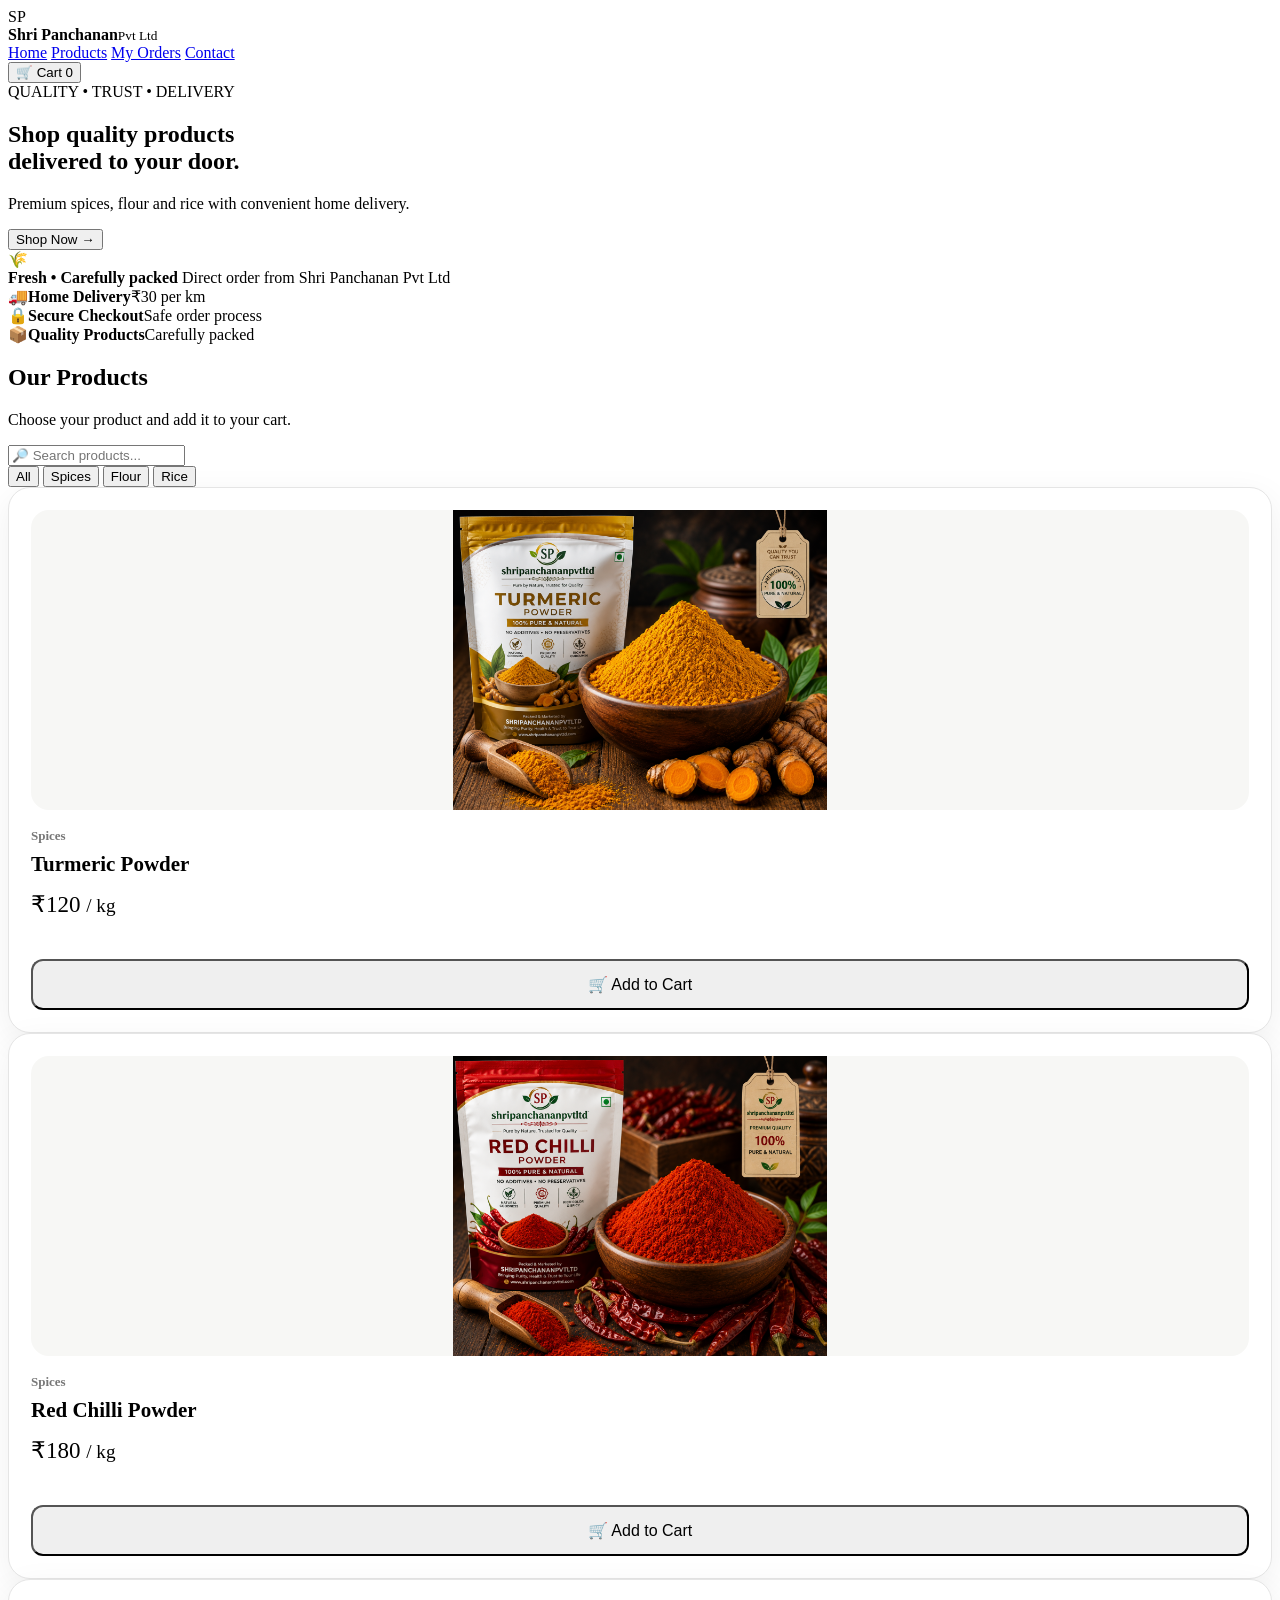
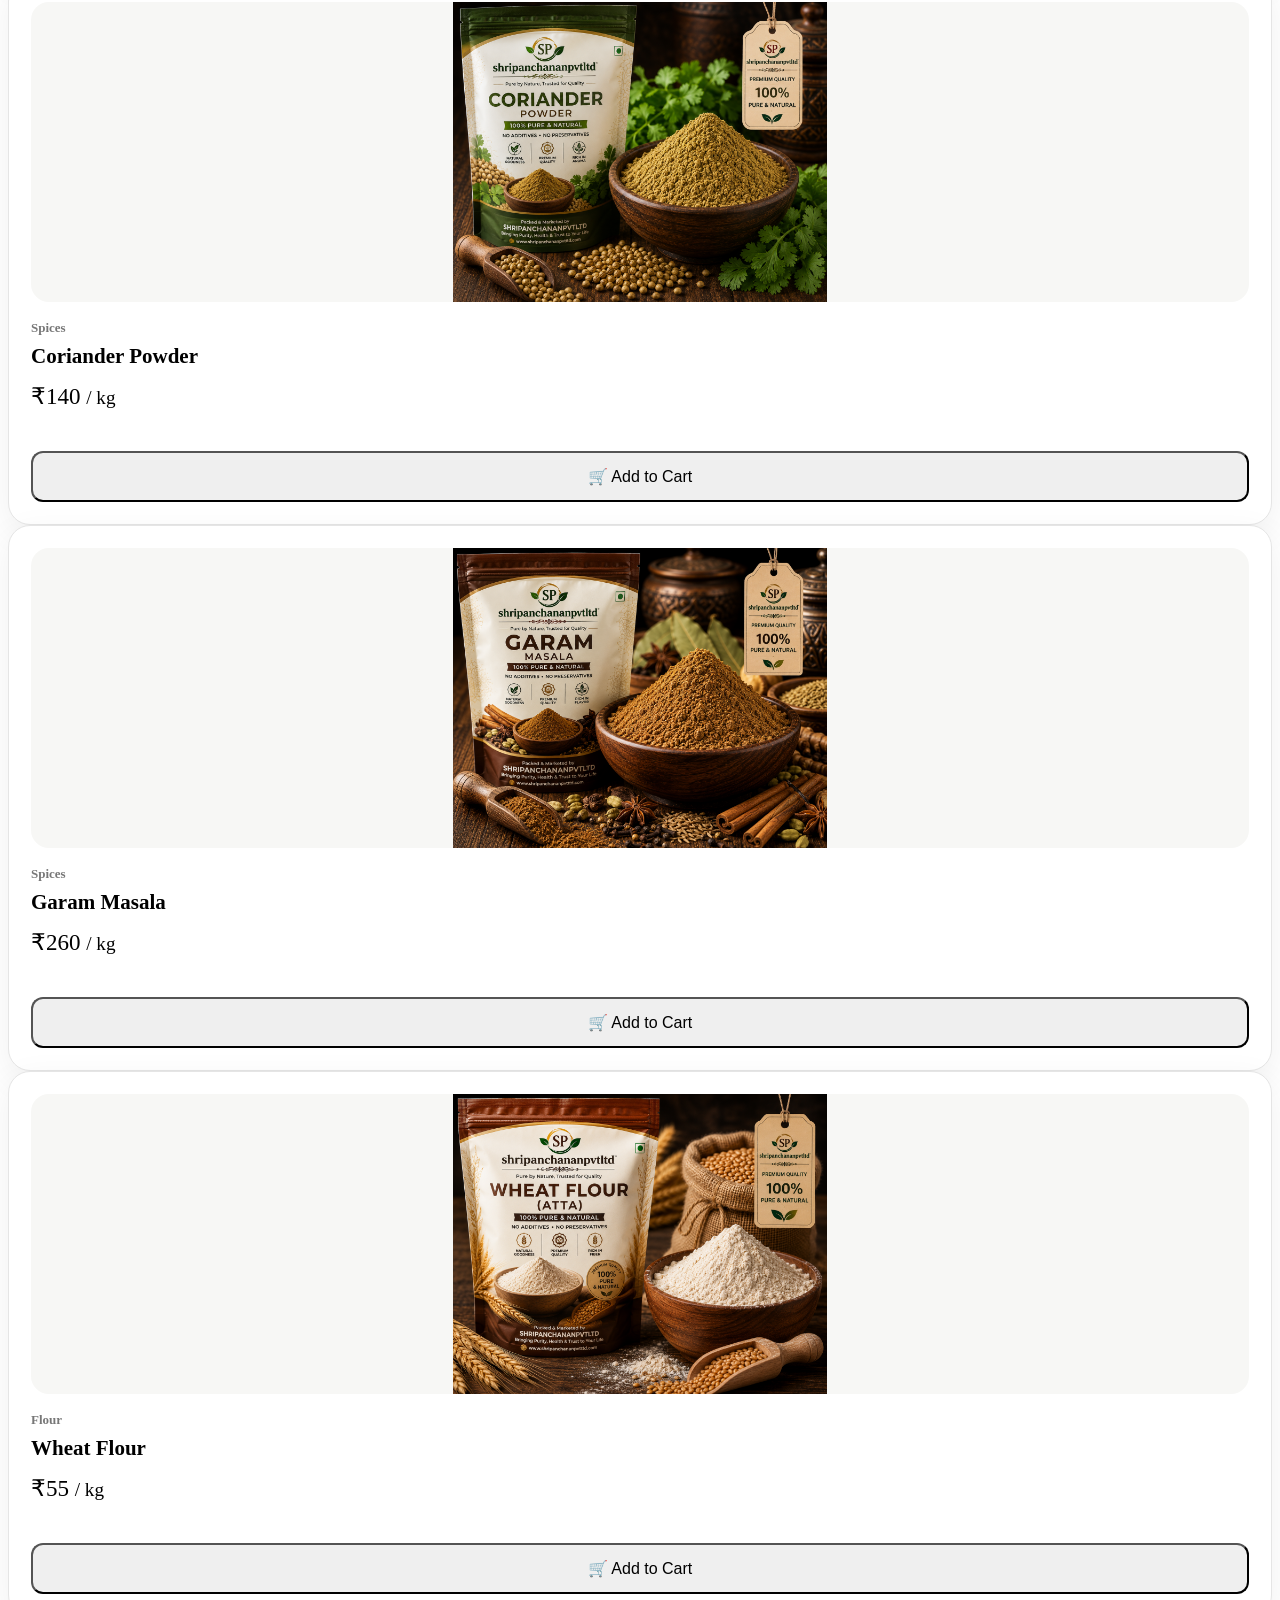
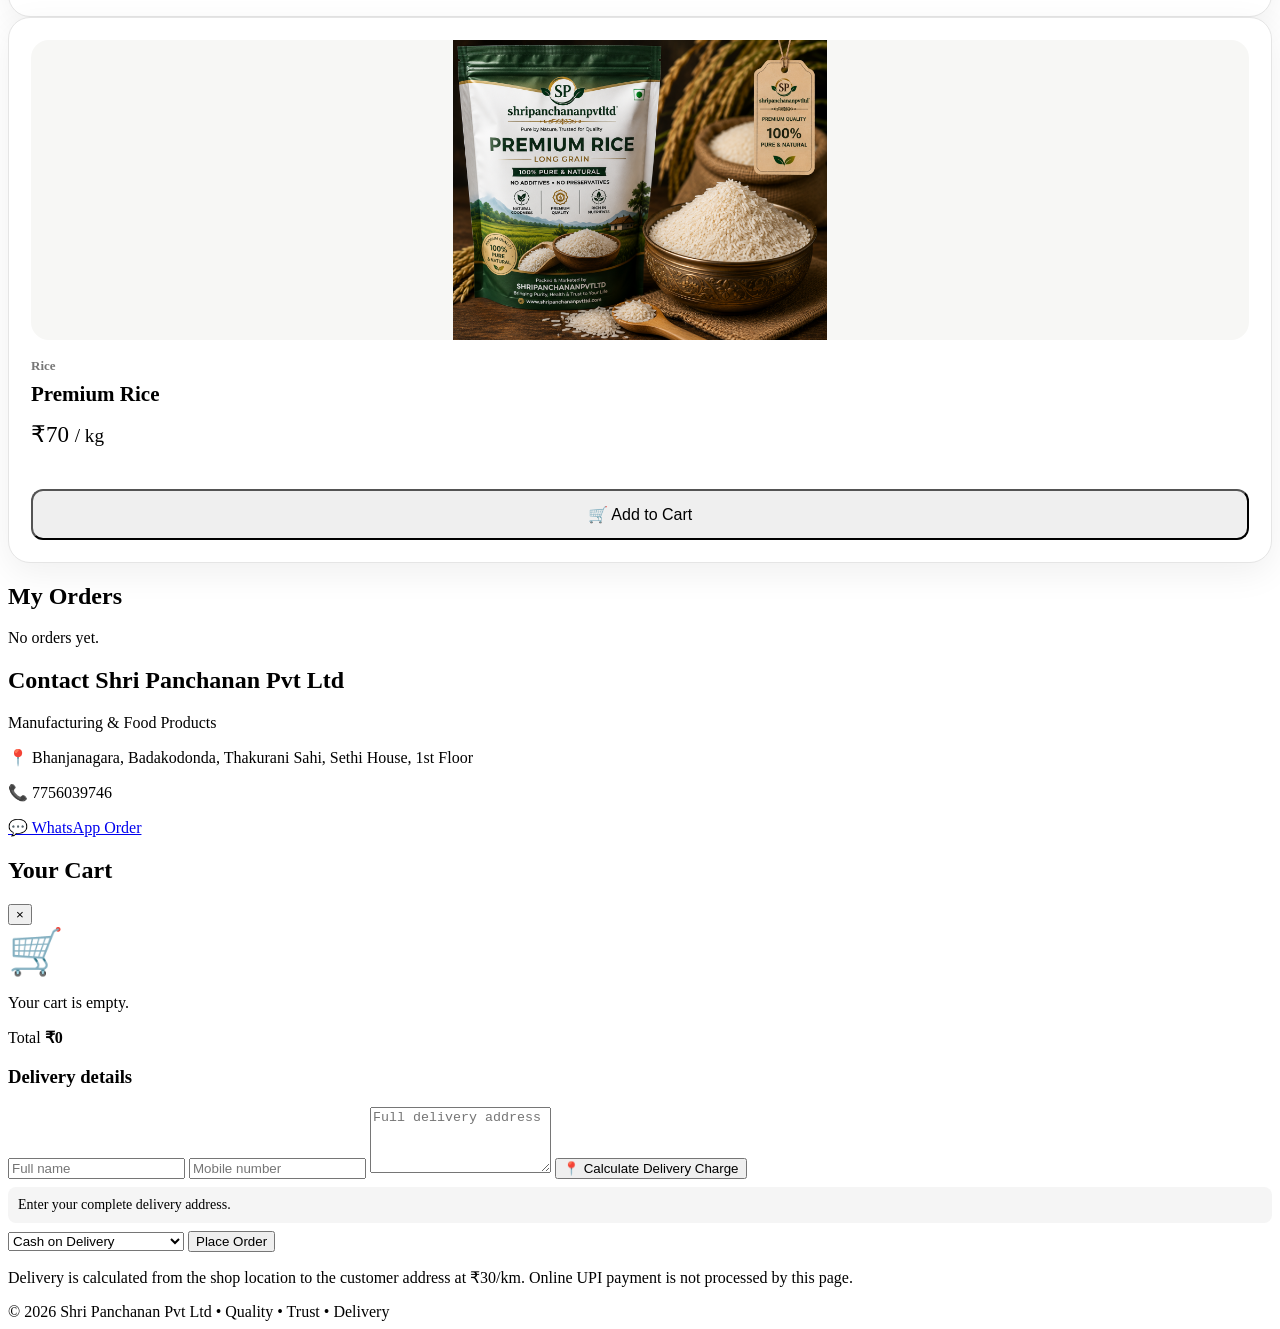
<file: index.html>
<!doctype html>
<html lang="en">
<head>
<meta charset="utf-8">
<meta name="viewport" content="width=device-width,initial-scale=1">
<title>Shri Panchanan Pvt Ltd | V5</title>
<meta name="description" content="Shri Panchanan Pvt Ltd - Spices, flour and rice.">
<meta name="theme-color" content="#111111">
<link rel="manifest" href="manifest.json">
<link rel="apple-touch-icon" href="icon-192.png">
<link rel="stylesheet" href="style.css">
</head>
<body>

<header class="top">
  <div class="brand"><span class="logo">SP</span><div><b>Shri Panchanan</b><small>Pvt Ltd</small></div></div>
  <nav>
    <a href="#home">Home</a>
    <a href="#products">Products</a>
    <a href="#orders">My Orders</a>
    <a href="#contact">Contact</a>
  </nav>
  <button class="cartBtn" onclick="openCart()">🛒 Cart <span id="cartCount">0</span></button>
</header>

<main>
<section id="home" class="hero">
  <div>
    <span class="pill">QUALITY • TRUST • DELIVERY</span>
    <h1>Shop quality products<br>delivered to your door.</h1>
    <p>Premium spices, flour and rice with convenient home delivery.</p>
    <button class="primary" onclick="document.querySelector('#products').scrollIntoView({behavior:'smooth'})">Shop Now →</button>
    <button id="installBtn" class="primary" style="display:none;margin-top:10px">📲 Install App</button>
  </div>
  <div class="heroCard">
    <div class="heroEmoji">🌾</div>
    <b>Fresh • Carefully packed</b>
    <span>Direct order from Shri Panchanan Pvt Ltd</span>
  </div>
</section>

<section class="features">
  <div>🚚<b>Home Delivery</b><span>₹30 per km</span></div>
  <div>🔒<b>Secure Checkout</b><span>Safe order process</span></div>
  <div>📦<b>Quality Products</b><span>Carefully packed</span></div>
</section>

<section id="products" class="section">
  <h2>Our Products</h2>
  <p class="muted">Choose your product and add it to your cart.</p>
  <div class="tools">
    <input id="search" placeholder="🔎 Search products...">
    <div class="chips">
      <button class="active" onclick="setCat('All',this)">All</button>
      <button onclick="setCat('Spices',this)">Spices</button>
      <button onclick="setCat('Flour',this)">Flour</button>
      <button onclick="setCat('Rice',this)">Rice</button>
    </div>
  </div>
  <div id="productGrid" class="grid"></div>
</section>

<section id="orders" class="section">
  <h2>My Orders</h2>
  <div id="ordersBox" class="ordersBox">No orders yet.</div>
</section>

<section id="contact" class="section contact">
  <h2>Contact Shri Panchanan Pvt Ltd</h2>
  <p>Manufacturing & Food Products</p>
  <p>📍 Bhanjanagara, Badakodonda, Thakurani Sahi, Sethi House, 1st Floor</p>
  <p>📞 7756039746</p>
  <a class="wa" href="https://wa.me/917756039746" target="_blank" rel="noopener">💬 WhatsApp Order</a>
</section>
</main>

<div id="overlay" class="overlay" onclick="closeCart()"></div>

<aside id="cart" class="cart">
  <div class="cartHead">
    <h2>Your Cart</h2>
    <button onclick="closeCart()">×</button>
  </div>

  <div id="cartItems"></div>

  <div class="total">
    <span>Total</span>
    <b id="cartTotal">₹0</b>
  </div>

  <div class="checkout">
    <h3>Delivery details</h3>
    <input id="name" placeholder="Full name">
    <input id="phone" type="tel" pattern="[6-9]\d{9}" placeholder="Mobile number" required>
    <textarea id="address" placeholder="Full delivery address" rows="4"></textarea>

    <button type="button" class="primary full" onclick="calculateDelivery()">
      📍 Calculate Delivery Charge
    </button>

    <div id="deliveryStatus" style="margin:8px 0;padding:10px;border-radius:8px;background:#f5f5f5;font-size:14px">
      Enter your complete delivery address.
    </div>

    <select id="payment">
      <option>Cash on Delivery</option>
      <option>UPI (payment preference)</option>
    </select>

    <button class="primary full" onclick="placeOrder()">Place Order</button>
    <p class="tiny">Delivery is calculated from the shop location to the customer address at ₹30/km. Online UPI payment is not processed by this page.</p>
  </div>
</aside>

<footer>© 2026 Shri Panchanan Pvt Ltd • Quality • Trust • Delivery</footer>

<script src="script.js"></script>

<script>
let deferredPrompt = null;

window.addEventListener("beforeinstallprompt", (e) => {
  e.preventDefault();
  deferredPrompt = e;
  const btn = document.getElementById("installBtn");
  if (btn) {
    btn.style.display = "inline-block";
    btn.onclick = async () => {
      if (!deferredPrompt) return;
      deferredPrompt.prompt();
      await deferredPrompt.userChoice;
      deferredPrompt = null;
      btn.style.display = "none";
    };
  }
});

window.addEventListener("appinstalled", () => {
  const btn = document.getElementById("installBtn");
  if (btn) btn.style.display = "none";
});

if ("serviceWorker" in navigator) {
  window.addEventListener("load", () => {
    navigator.serviceWorker.register("./sw.js").catch(console.error);
  });
}
</script>

</body>
</html>
</file>
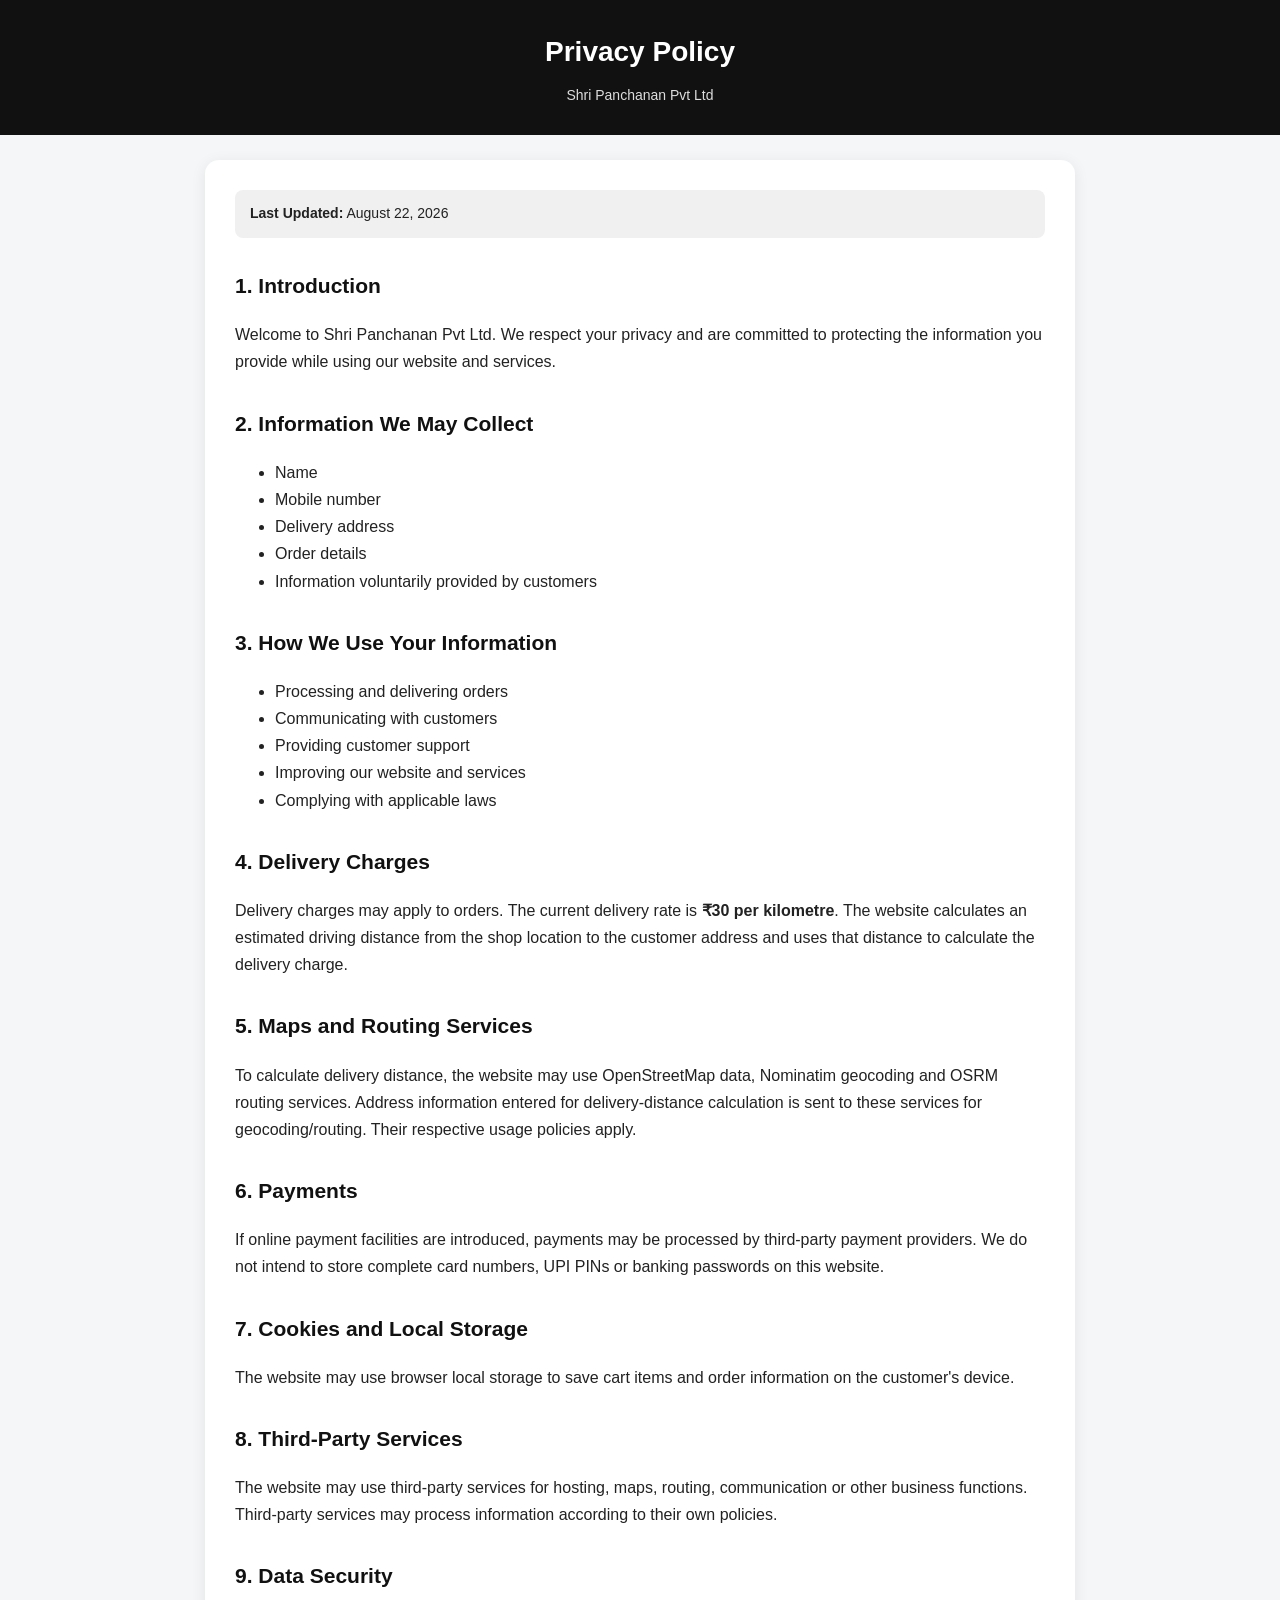
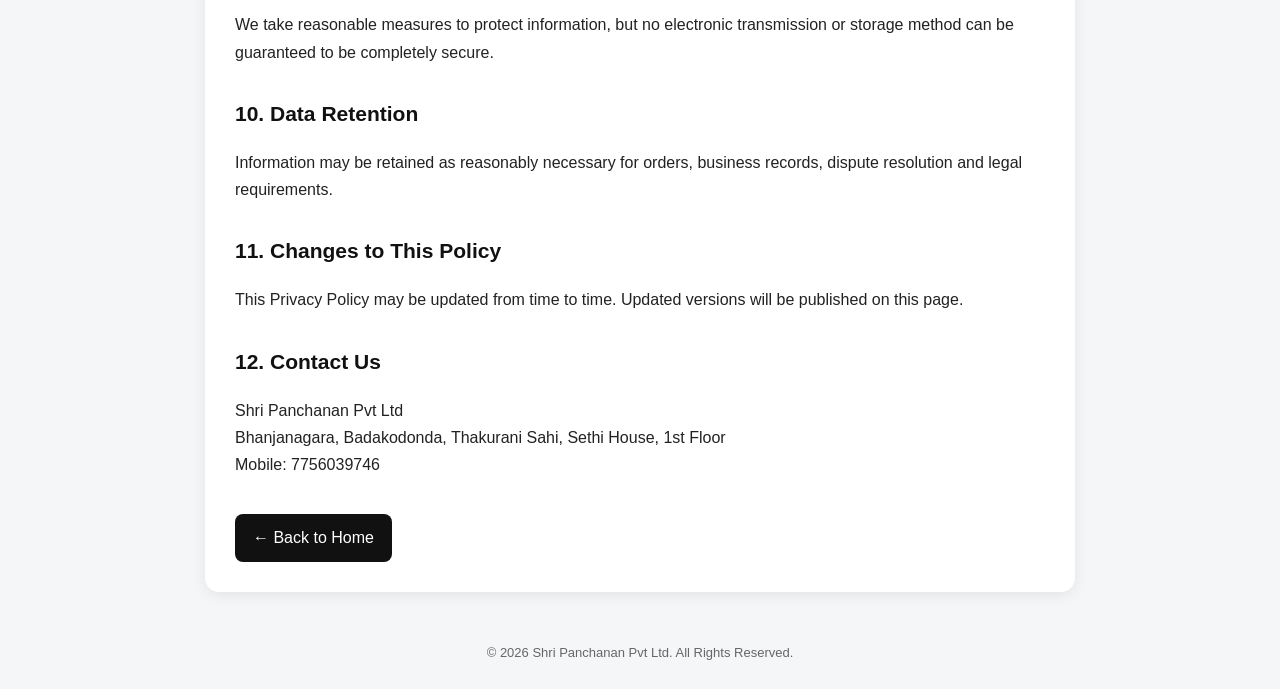
<file: privacy-policy.html>
<!doctype html>
<html lang="en">
<head>
<meta charset="utf-8">
<meta name="viewport" content="width=device-width,initial-scale=1">
<title>Privacy Policy | Shri Panchanan Pvt Ltd</title>
<meta name="description" content="Privacy Policy of Shri Panchanan Pvt Ltd.">
<meta name="theme-color" content="#111111">
<style>
*{box-sizing:border-box}body{margin:0;font-family:Arial,Helvetica,sans-serif;background:#f5f6f8;color:#222;line-height:1.7}
header{background:#111;color:#fff;padding:28px 18px;text-align:center}header h1{margin:0;font-size:28px}header p{margin:8px 0 0;color:#ddd;font-size:14px}
main{max-width:900px;margin:25px auto;padding:0 15px}.policy{background:#fff;padding:30px;border-radius:14px;box-shadow:0 3px 15px rgba(0,0,0,.08)}
h2{margin-top:30px;color:#111;font-size:21px}h2:first-child{margin-top:0}.updated{background:#f0f0f0;padding:12px 15px;border-radius:8px;font-size:14px;margin-bottom:25px}
a{color:#06c;text-decoration:none}.back-btn{display:inline-block;margin-top:20px;padding:10px 18px;background:#111;color:#fff;border-radius:8px}
footer{text-align:center;padding:25px 15px;color:#666;font-size:13px}
</style>
</head>
<body>
<header><h1>Privacy Policy</h1><p>Shri Panchanan Pvt Ltd</p></header>
<main><div class="policy">
<div class="updated"><strong>Last Updated:</strong> August 22, 2026</div>
<h2>1. Introduction</h2>
<p>Welcome to Shri Panchanan Pvt Ltd. We respect your privacy and are committed to protecting the information you provide while using our website and services.</p>
<h2>2. Information We May Collect</h2>
<ul><li>Name</li><li>Mobile number</li><li>Delivery address</li><li>Order details</li><li>Information voluntarily provided by customers</li></ul>
<h2>3. How We Use Your Information</h2>
<ul><li>Processing and delivering orders</li><li>Communicating with customers</li><li>Providing customer support</li><li>Improving our website and services</li><li>Complying with applicable laws</li></ul>
<h2>4. Delivery Charges</h2>
<p>Delivery charges may apply to orders. The current delivery rate is <strong>₹30 per kilometre</strong>. The website calculates an estimated driving distance from the shop location to the customer address and uses that distance to calculate the delivery charge.</p>
<h2>5. Maps and Routing Services</h2>
<p>To calculate delivery distance, the website may use OpenStreetMap data, Nominatim geocoding and OSRM routing services. Address information entered for delivery-distance calculation is sent to these services for geocoding/routing. Their respective usage policies apply.</p>
<h2>6. Payments</h2>
<p>If online payment facilities are introduced, payments may be processed by third-party payment providers. We do not intend to store complete card numbers, UPI PINs or banking passwords on this website.</p>
<h2>7. Cookies and Local Storage</h2>
<p>The website may use browser local storage to save cart items and order information on the customer's device.</p>
<h2>8. Third-Party Services</h2>
<p>The website may use third-party services for hosting, maps, routing, communication or other business functions. Third-party services may process information according to their own policies.</p>
<h2>9. Data Security</h2>
<p>We take reasonable measures to protect information, but no electronic transmission or storage method can be guaranteed to be completely secure.</p>
<h2>10. Data Retention</h2>
<p>Information may be retained as reasonably necessary for orders, business records, dispute resolution and legal requirements.</p>
<h2>11. Changes to This Policy</h2>
<p>This Privacy Policy may be updated from time to time. Updated versions will be published on this page.</p>
<h2>12. Contact Us</h2>
<p>Shri Panchanan Pvt Ltd<br>Bhanjanagara, Badakodonda, Thakurani Sahi, Sethi House, 1st Floor<br>Mobile: 7756039746</p>
<a class="back-btn" href="index.html">← Back to Home</a>
</div></main>
<footer>© 2026 Shri Panchanan Pvt Ltd. All Rights Reserved.</footer>
</body>
</html>
</file>
<file: style.css>
/* V5 - Large Professional Product Cards */

.grid {
  grid-template-columns: repeat(3, minmax(0, 1fr));
  gap: 26px;
}

.product {
  min-height: 500px;
  padding: 22px;
  border-radius: 22px;
  background: #fff;
  border: 1px solid #e5e5e5;
  box-shadow: 0 10px 35px #00000010;
  display: flex;
  flex-direction: column;
}

.product .pic {
  height: 300px;
  width: 100%;
  border-radius: 18px;
  background: #f7f7f5;
  display: flex;
  align-items: center;
  justify-content: center;
  overflow: hidden;
}

.product .pic .productImg {
  width: 100%;
  height: 100%;
  object-fit: contain;
  object-position: center;
  padding: 5px;
  display: block;
}

.product .cat {
  margin-top: 18px;
  font-size: 13px;
  font-weight: 700;
  color: #777;
}

.product h3 {
  font-size: 21px;
  margin: 8px 0 4px;
}

.product .price {
  font-size: 23px;
  margin: 10px 0 16px;
}

.product .add {
  margin-top: auto;
  padding: 14px;
  font-size: 16px;
  border-radius: 12px;
}

/* Tablet */
@media (max-width: 800px) {
  .grid {
    grid-template-columns: repeat(2, minmax(0, 1fr));
    gap: 18px;
  }

  .product {
    min-height: 460px;
    padding: 18px;
  }

  .product .pic {
    height: 270px;
  }
}

/* Mobile */
@media (max-width: 520px) {
  .grid {
    grid-template-columns: 1fr;
    gap: 22px;
  }

  .product {
    min-height: 500px;
    padding: 20px;
  }

  .product .pic {
    height: 320px;
  }

  .product h3 {
    font-size: 22px;
  }

  .product .price {
    font-size: 24px;
  }
}
</file>
